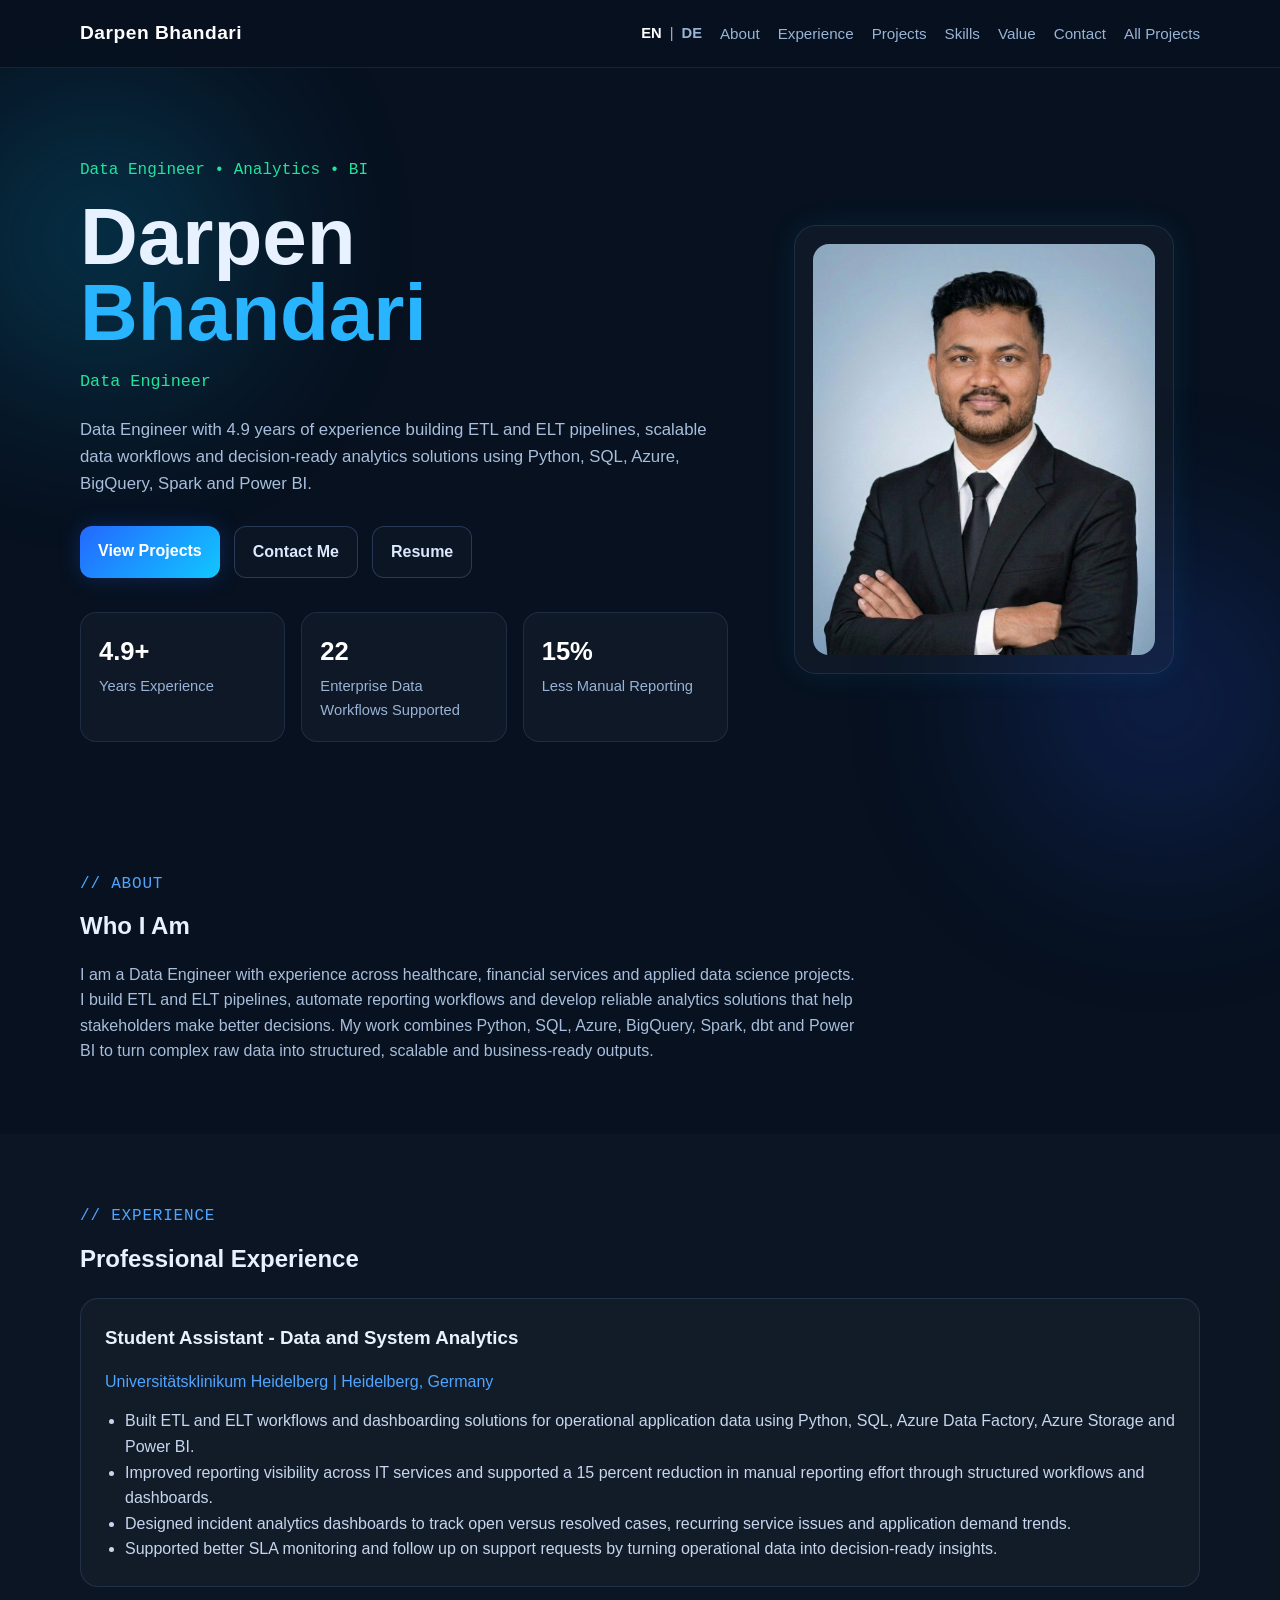
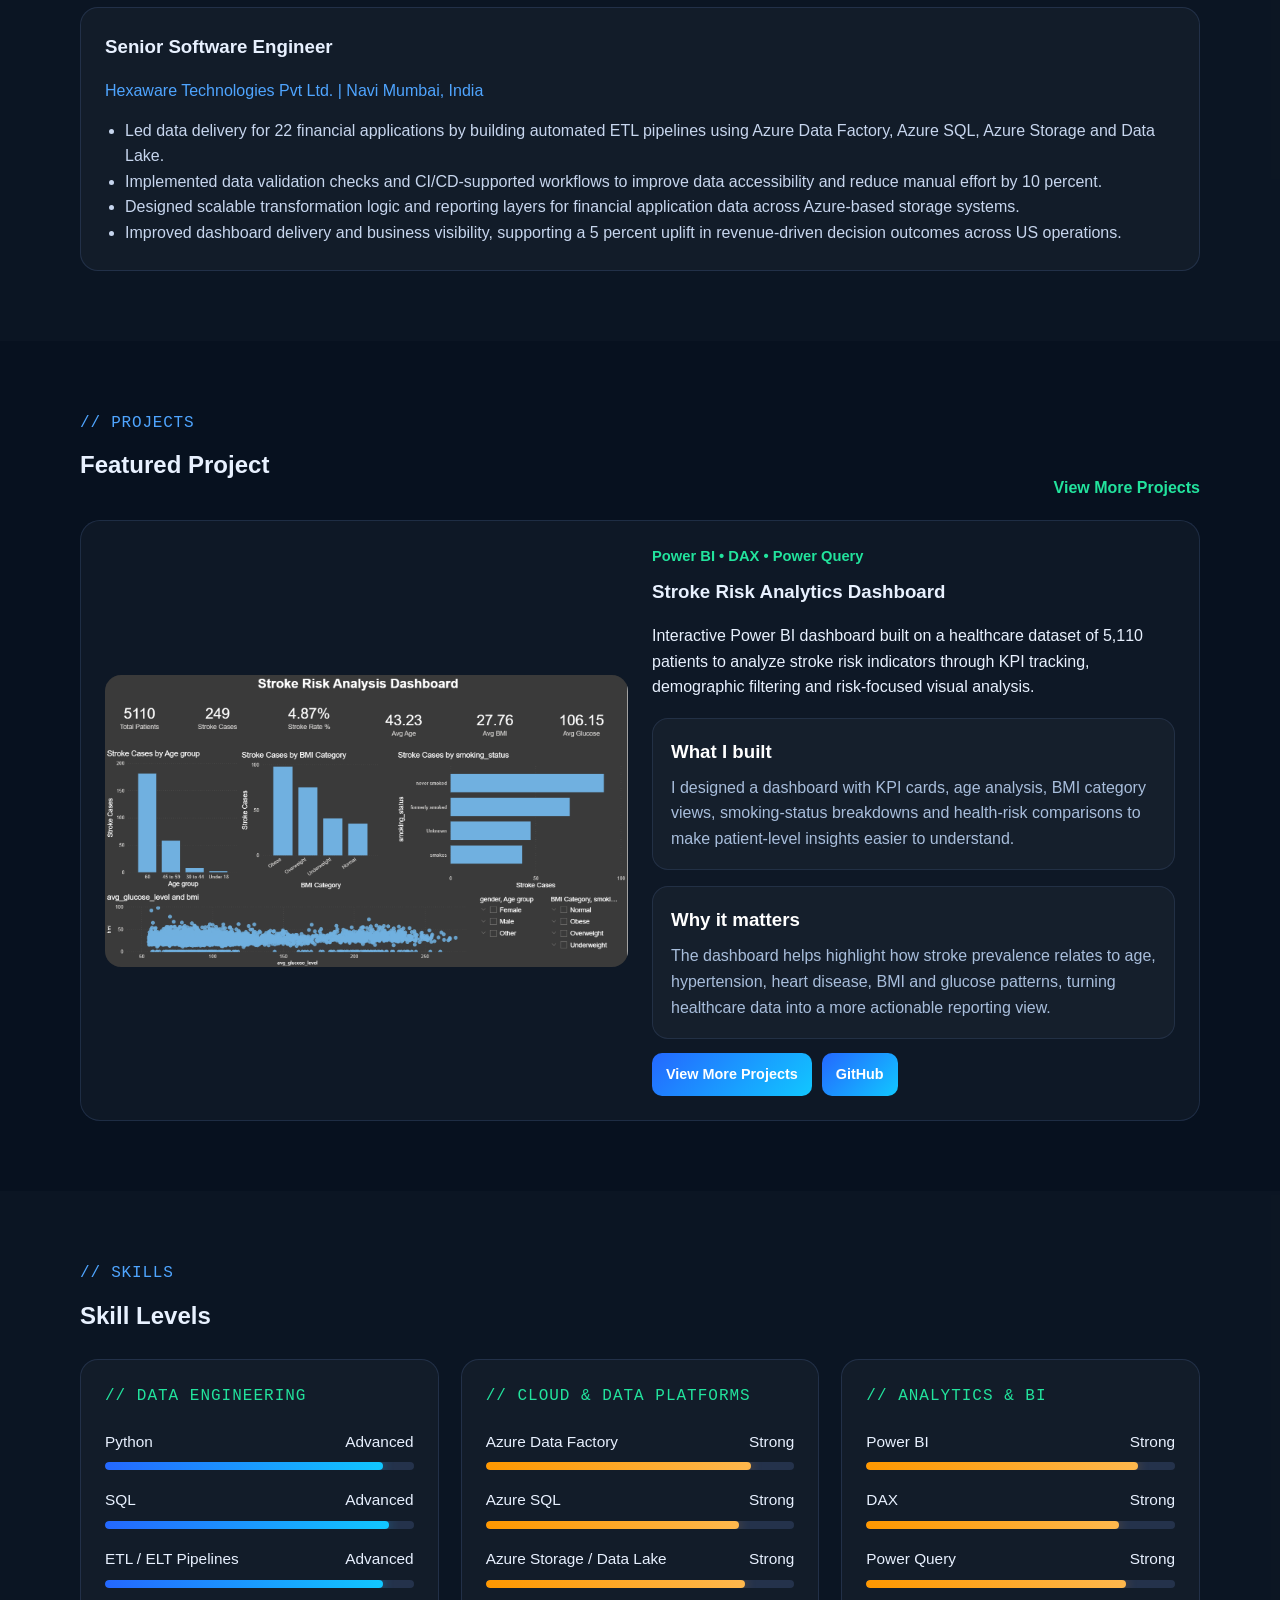
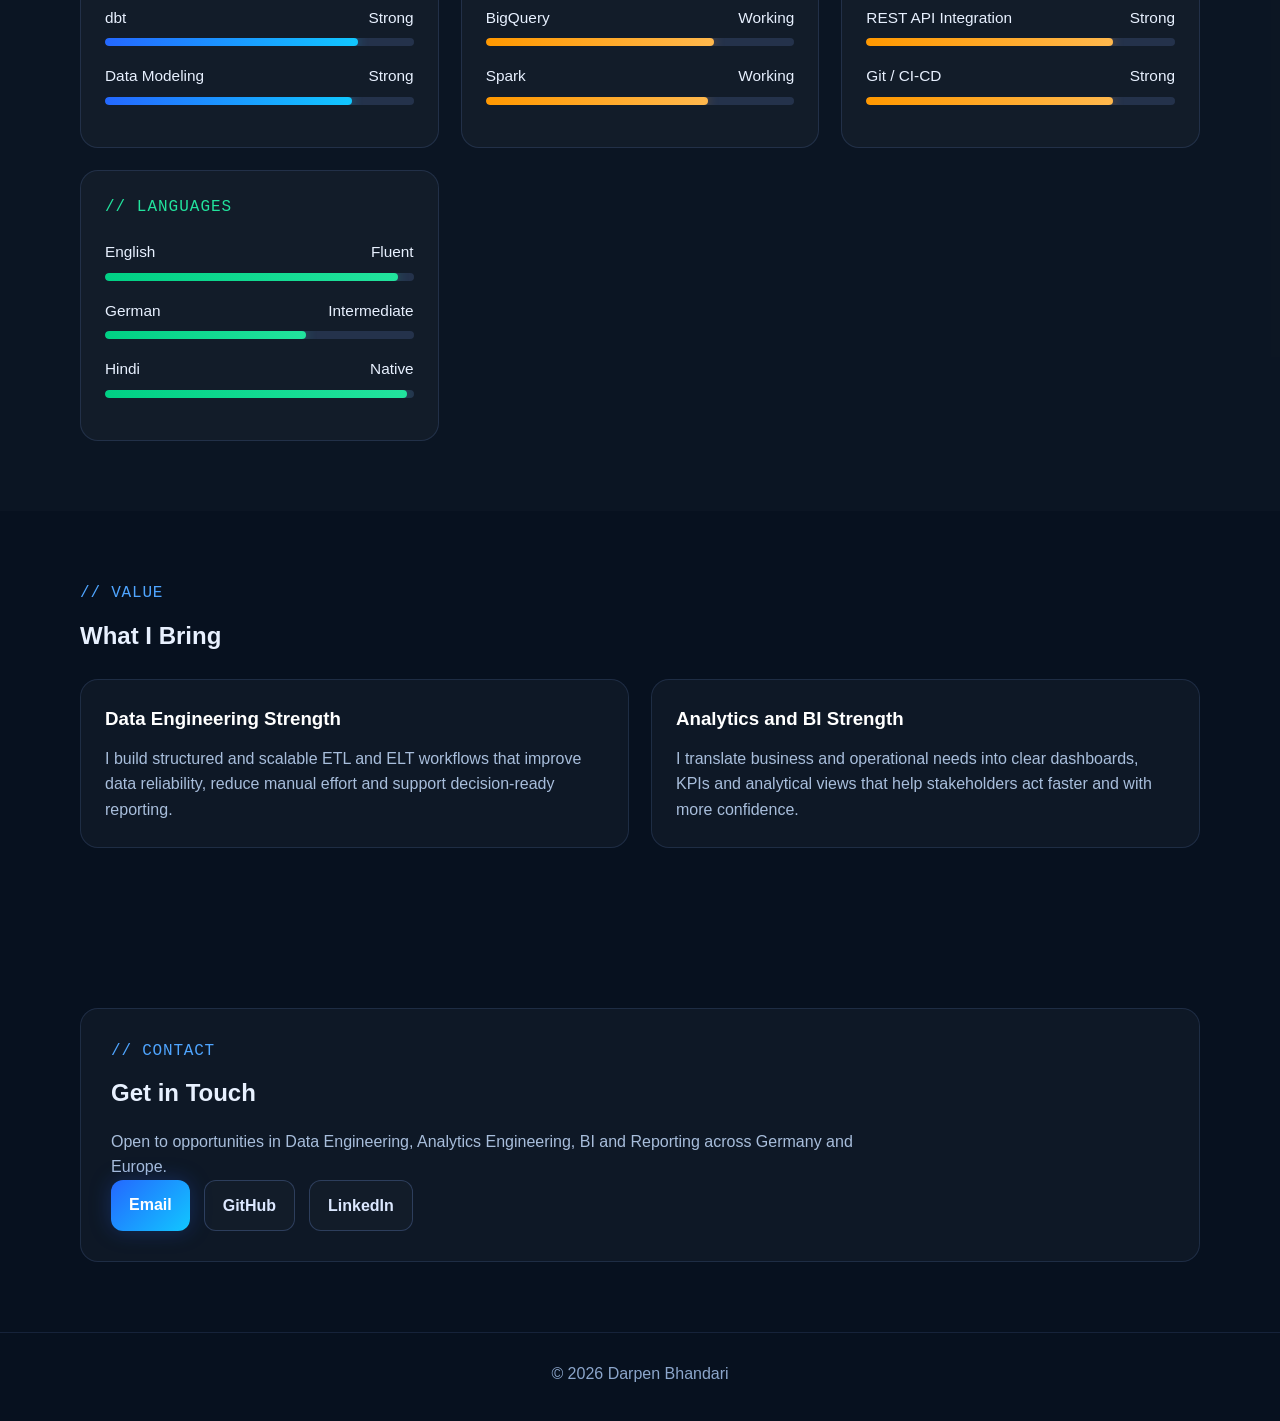
<file: index.html>
<!DOCTYPE html>
<html lang="en">
<head>
  <meta charset="UTF-8" />
  <meta name="viewport" content="width=device-width, initial-scale=1.0" />
  <title>Darpen Bhandari | Data Engineer Portfolio</title>
  <link rel="stylesheet" href="./assets/style.css" />
</head>
<body>
  <header class="navbar">
    <div class="container nav-wrap">
      <a href="index.html" class="logo">Darpen Bhandari</a>

      <nav class="nav-right">
        <div class="lang-toggle">
          <button id="lang-en" class="lang-btn active" type="button">EN</button>
          <span>|</span>
          <button id="lang-de" class="lang-btn" type="button">DE</button>
        </div>

        <ul class="nav-links">
          <li><a href="#about" data-i18n="nav_about">About</a></li>
          <li><a href="#experience" data-i18n="nav_experience">Experience</a></li>
          <li><a href="#projects" data-i18n="nav_projects">Projects</a></li>
          <li><a href="#skills" data-i18n="nav_skills">Skills</a></li>
          <li><a href="#strengths" data-i18n="nav_value">Value</a></li>
          <li><a href="#contact" data-i18n="nav_contact">Contact</a></li>
          <li><a href="projects.html" data-i18n="nav_all_projects">All Projects</a></li>
        </ul>
      </nav>
    </div>
  </header>

  <main>
    <section class="hero">
      <div class="container hero-grid">
        <div class="hero-text">
          <p class="terminal-line" data-i18n="hero_tagline">Data Engineer • Analytics • BI</p>

          <h1>Darpen<br><span>Bhandari</span></h1>

          <p class="role-line"><span id="typing-text"></span></p>

          <p class="hero-desc" data-i18n="hero_desc">
            Data Engineer with 4.9 years of experience building ETL and ELT pipelines, scalable data workflows and decision-ready analytics solutions using Python, SQL, Azure, BigQuery, Spark and Power BI.
          </p>

          <div class="hero-buttons">
            <a href="#projects" class="btn btn-primary" data-i18n="hero_btn_projects">View Projects</a>
            <a href="#contact" class="btn btn-secondary" data-i18n="hero_btn_contact">Contact Me</a>
            <a href="./assets/Darpen-CV.pdf" class="btn btn-secondary" target="_blank" data-i18n="hero_btn_resume">Resume</a>
          </div>

          <div class="stats">
            <div class="stat-card">
              <h3>4.9+</h3>
              <p data-i18n="stat_experience">Years Experience</p>
            </div>
            <div class="stat-card">
              <h3>22</h3>
              <p data-i18n="stat_apps">Enterprise Data Workflows Supported</p>
            </div>
            <div class="stat-card">
              <h3>15%</h3>
              <p data-i18n="stat_reporting">Less Manual Reporting</p>
            </div>
          </div>
        </div>

        <div class="hero-visual">
          <div class="profile-card">
            <img src="./assets/Darpen-Photo.jpeg" alt="Darpen Bhandari" class="profile-img" />
          </div>
        </div>
      </div>
    </section>

    <section id="about" class="section">
      <div class="container">
        <p class="section-tag">// ABOUT</p>
        <h2 data-i18n="about_title">Who I Am</h2>
        <p class="section-text" data-i18n="about_text">
          I am a Data Engineer with experience across healthcare, financial services and applied data science projects. I build ETL and ELT pipelines, automate reporting workflows and develop reliable analytics solutions that help stakeholders make better decisions. My work combines Python, SQL, Azure, BigQuery, Spark, dbt and Power BI to turn complex raw data into structured, scalable and business-ready outputs.
        </p>
      </div>
    </section>

    <section id="experience" class="section alt-bg">
      <div class="container">
        <p class="section-tag">// EXPERIENCE</p>
        <h2 data-i18n="experience_title">Professional Experience</h2>

        <div class="timeline-card">
          <h3>Student Assistant - Data and System Analytics</h3>
          <p class="subtext">Universitätsklinikum Heidelberg | Heidelberg, Germany</p>
          <ul>
            <li data-i18n="exp1_1">Built ETL and ELT workflows and dashboarding solutions for operational application data using Python, SQL, Azure Data Factory, Azure Storage and Power BI.</li>
            <li data-i18n="exp1_2">Improved reporting visibility across IT services and supported a 15 percent reduction in manual reporting effort through structured workflows and dashboards.</li>
            <li data-i18n="exp1_3">Designed incident analytics dashboards to track open versus resolved cases, recurring service issues and application demand trends.</li>
            <li data-i18n="exp1_4">Supported better SLA monitoring and follow up on support requests by turning operational data into decision-ready insights.</li>
          </ul>
        </div>

        <div class="timeline-card">
          <h3>Senior Software Engineer</h3>
          <p class="subtext">Hexaware Technologies Pvt Ltd. | Navi Mumbai, India</p>
          <ul>
            <li data-i18n="exp2_1">Led data delivery for 22 financial applications by building automated ETL pipelines using Azure Data Factory, Azure SQL, Azure Storage and Data Lake.</li>
            <li data-i18n="exp2_2">Implemented data validation checks and CI/CD-supported workflows to improve data accessibility and reduce manual effort by 10 percent.</li>
            <li data-i18n="exp2_3">Designed scalable transformation logic and reporting layers for financial application data across Azure-based storage systems.</li>
            <li data-i18n="exp2_4">Improved dashboard delivery and business visibility, supporting a 5 percent uplift in revenue-driven decision outcomes across US operations.</li>
          </ul>
        </div>
      </div>
    </section>

    <section id="projects" class="section">
      <div class="container">
        <div class="section-head">
          <div>
            <p class="section-tag">// PROJECTS</p>
            <h2 data-i18n="featured_title">Featured Project</h2>
          </div>
          <a href="projects.html" class="text-link" data-i18n="view_more_projects">View More Projects</a>
        </div>

        <div class="featured-project-card">
          <div class="featured-project-image">
            <img src="./assets/Main-Dashboard.png" alt="Stroke Risk Analytics Dashboard" class="featured-img" />
          </div>

          <div class="featured-project-content">
            <p class="project-label">Power BI • DAX • Power Query</p>
            <h3 data-i18n="stroke_title">Stroke Risk Analytics Dashboard</h3>

            <p data-i18n="stroke_featured_desc">
              Interactive Power BI dashboard built on a healthcare dataset of 5,110 patients to analyze stroke risk indicators through KPI tracking, demographic filtering and risk-focused visual analysis.
            </p>

            <div class="project-detail-list">
              <div class="project-detail-card">
                <h3 data-i18n="what_built_title">What I built</h3>
                <p data-i18n="stroke_built">
                  I designed a dashboard with KPI cards, age analysis, BMI category views, smoking-status breakdowns and health-risk comparisons to make patient-level insights easier to understand.
                </p>
              </div>

              <div class="project-detail-card">
                <h3 data-i18n="why_matters_title">Why it matters</h3>
                <p data-i18n="stroke_impact">
                  The dashboard helps highlight how stroke prevalence relates to age, hypertension, heart disease, BMI and glucose patterns, turning healthcare data into a more actionable reporting view.
                </p>
              </div>
            </div>

            <div class="project-actions">
              <a href="projects.html" class="project-btn" data-i18n="view_more_projects">View More Projects</a>
              <a href="https://github.com/Darpen24/Stroke-Risk" target="_blank" class="project-btn">GitHub</a>
            </div>
          </div>
        </div>
      </div>
    </section>

    <section id="skills" class="section alt-bg">
      <div class="container">
        <p class="section-tag">// SKILLS</p>
        <h2 data-i18n="skills_title">Skill Levels</h2>

        <div class="skill-level-grid">
          <div class="skill-level-card">
            <p class="skill-card-tag">// DATA ENGINEERING</p>

            <div class="skill-item">
              <div class="skill-head">
                <span>Python</span>
                <span data-i18n="level_advanced">Advanced</span>
              </div>
              <div class="skill-track"><div class="skill-fill" style="width: 90%"></div></div>
            </div>

            <div class="skill-item">
              <div class="skill-head">
                <span>SQL</span>
                <span data-i18n="level_advanced">Advanced</span>
              </div>
              <div class="skill-track"><div class="skill-fill" style="width: 92%"></div></div>
            </div>

            <div class="skill-item">
              <div class="skill-head">
                <span>ETL / ELT Pipelines</span>
                <span data-i18n="level_advanced">Advanced</span>
              </div>
              <div class="skill-track"><div class="skill-fill" style="width: 90%"></div></div>
            </div>

            <div class="skill-item">
              <div class="skill-head">
                <span>dbt</span>
                <span data-i18n="level_strong">Strong</span>
              </div>
              <div class="skill-track"><div class="skill-fill" style="width: 82%"></div></div>
            </div>

            <div class="skill-item">
              <div class="skill-head">
                <span>Data Modeling</span>
                <span data-i18n="level_strong">Strong</span>
              </div>
              <div class="skill-track"><div class="skill-fill" style="width: 80%"></div></div>
            </div>
          </div>

          <div class="skill-level-card">
            <p class="skill-card-tag">// CLOUD & DATA PLATFORMS</p>

            <div class="skill-item">
              <div class="skill-head">
                <span>Azure Data Factory</span>
                <span data-i18n="level_strong">Strong</span>
              </div>
              <div class="skill-track"><div class="skill-fill fill-orange" style="width: 86%"></div></div>
            </div>

            <div class="skill-item">
              <div class="skill-head">
                <span>Azure SQL</span>
                <span data-i18n="level_strong">Strong</span>
              </div>
              <div class="skill-track"><div class="skill-fill fill-orange" style="width: 82%"></div></div>
            </div>

            <div class="skill-item">
              <div class="skill-head">
                <span>Azure Storage / Data Lake</span>
                <span data-i18n="level_strong">Strong</span>
              </div>
              <div class="skill-track"><div class="skill-fill fill-orange" style="width: 84%"></div></div>
            </div>

            <div class="skill-item">
              <div class="skill-head">
                <span>BigQuery</span>
                <span data-i18n="level_working">Working</span>
              </div>
              <div class="skill-track"><div class="skill-fill fill-orange" style="width: 74%"></div></div>
            </div>

            <div class="skill-item">
              <div class="skill-head">
                <span>Spark</span>
                <span data-i18n="level_working">Working</span>
              </div>
              <div class="skill-track"><div class="skill-fill fill-orange" style="width: 72%"></div></div>
            </div>
          </div>

          <div class="skill-level-card">
            <p class="skill-card-tag">// ANALYTICS & BI</p>

            <div class="skill-item">
              <div class="skill-head">
                <span>Power BI</span>
                <span data-i18n="level_strong">Strong</span>
              </div>
              <div class="skill-track"><div class="skill-fill fill-orange" style="width: 88%"></div></div>
            </div>

            <div class="skill-item">
              <div class="skill-head">
                <span>DAX</span>
                <span data-i18n="level_strong">Strong</span>
              </div>
              <div class="skill-track"><div class="skill-fill fill-orange" style="width: 82%"></div></div>
            </div>

            <div class="skill-item">
              <div class="skill-head">
                <span>Power Query</span>
                <span data-i18n="level_strong">Strong</span>
              </div>
              <div class="skill-track"><div class="skill-fill fill-orange" style="width: 84%"></div></div>
            </div>

            <div class="skill-item">
              <div class="skill-head">
                <span>REST API Integration</span>
                <span data-i18n="level_strong">Strong</span>
              </div>
              <div class="skill-track"><div class="skill-fill fill-orange" style="width: 80%"></div></div>
            </div>

            <div class="skill-item">
              <div class="skill-head">
                <span>Git / CI-CD</span>
                <span data-i18n="level_strong">Strong</span>
              </div>
              <div class="skill-track"><div class="skill-fill fill-orange" style="width: 80%"></div></div>
            </div>
          </div>

          <div class="skill-level-card">
            <p class="skill-card-tag">// LANGUAGES</p>

            <div class="skill-item">
              <div class="skill-head">
                <span>English</span>
                <span data-i18n="level_fluent">Fluent</span>
              </div>
              <div class="skill-track"><div class="skill-fill fill-green" style="width: 95%"></div></div>
            </div>

            <div class="skill-item">
              <div class="skill-head">
                <span>German</span>
                <span data-i18n="level_intermediate">Intermediate</span>
              </div>
              <div class="skill-track"><div class="skill-fill fill-green" style="width: 65%"></div></div>
            </div>

            <div class="skill-item">
              <div class="skill-head">
                <span>Hindi</span>
                <span data-i18n="level_native">Native</span>
              </div>
              <div class="skill-track"><div class="skill-fill fill-green" style="width: 98%"></div></div>
            </div>
          </div>
        </div>
      </div>
    </section>

    <section id="strengths" class="section">
      <div class="container">
        <p class="section-tag">// VALUE</p>
        <h2 data-i18n="value_title">What I Bring</h2>

        <div class="strength-grid">
          <div class="strength-card">
            <h3 data-i18n="strength1_title">Data Engineering Strength</h3>
            <p data-i18n="strength1_text">
              I build structured and scalable ETL and ELT workflows that improve data reliability, reduce manual effort and support decision-ready reporting.
            </p>
          </div>

          <div class="strength-card">
            <h3 data-i18n="strength2_title">Analytics and BI Strength</h3>
            <p data-i18n="strength2_text">
              I translate business and operational needs into clear dashboards, KPIs and analytical views that help stakeholders act faster and with more confidence.
            </p>
          </div>
        </div>
      </div>
    </section>

    <section id="contact" class="section">
      <div class="container contact-box">
        <p class="section-tag">// CONTACT</p>
        <h2 data-i18n="contact_title">Get in Touch</h2>
        <p class="section-text" data-i18n="contact_text">
          Open to opportunities in Data Engineering, Analytics Engineering, BI and Reporting across Germany and Europe.
        </p>
        <div class="contact-links">
          <a href="mailto:darpen.bhandari@gmail.com" class="btn btn-primary">Email</a>
          <a href="https://github.com/Darpen24" target="_blank" class="btn btn-secondary">GitHub</a>
          <a href="https://www.linkedin.com/in/darpen-bhandari/" target="_blank" class="btn btn-secondary">LinkedIn</a>
        </div>
      </div>
    </section>
  </main>

  <footer class="footer">
    <div class="container">
      <p>© 2026 Darpen Bhandari</p>
    </div>
  </footer>

  <script src="./assets/main.js"></script>
</body>
</html>
</file>
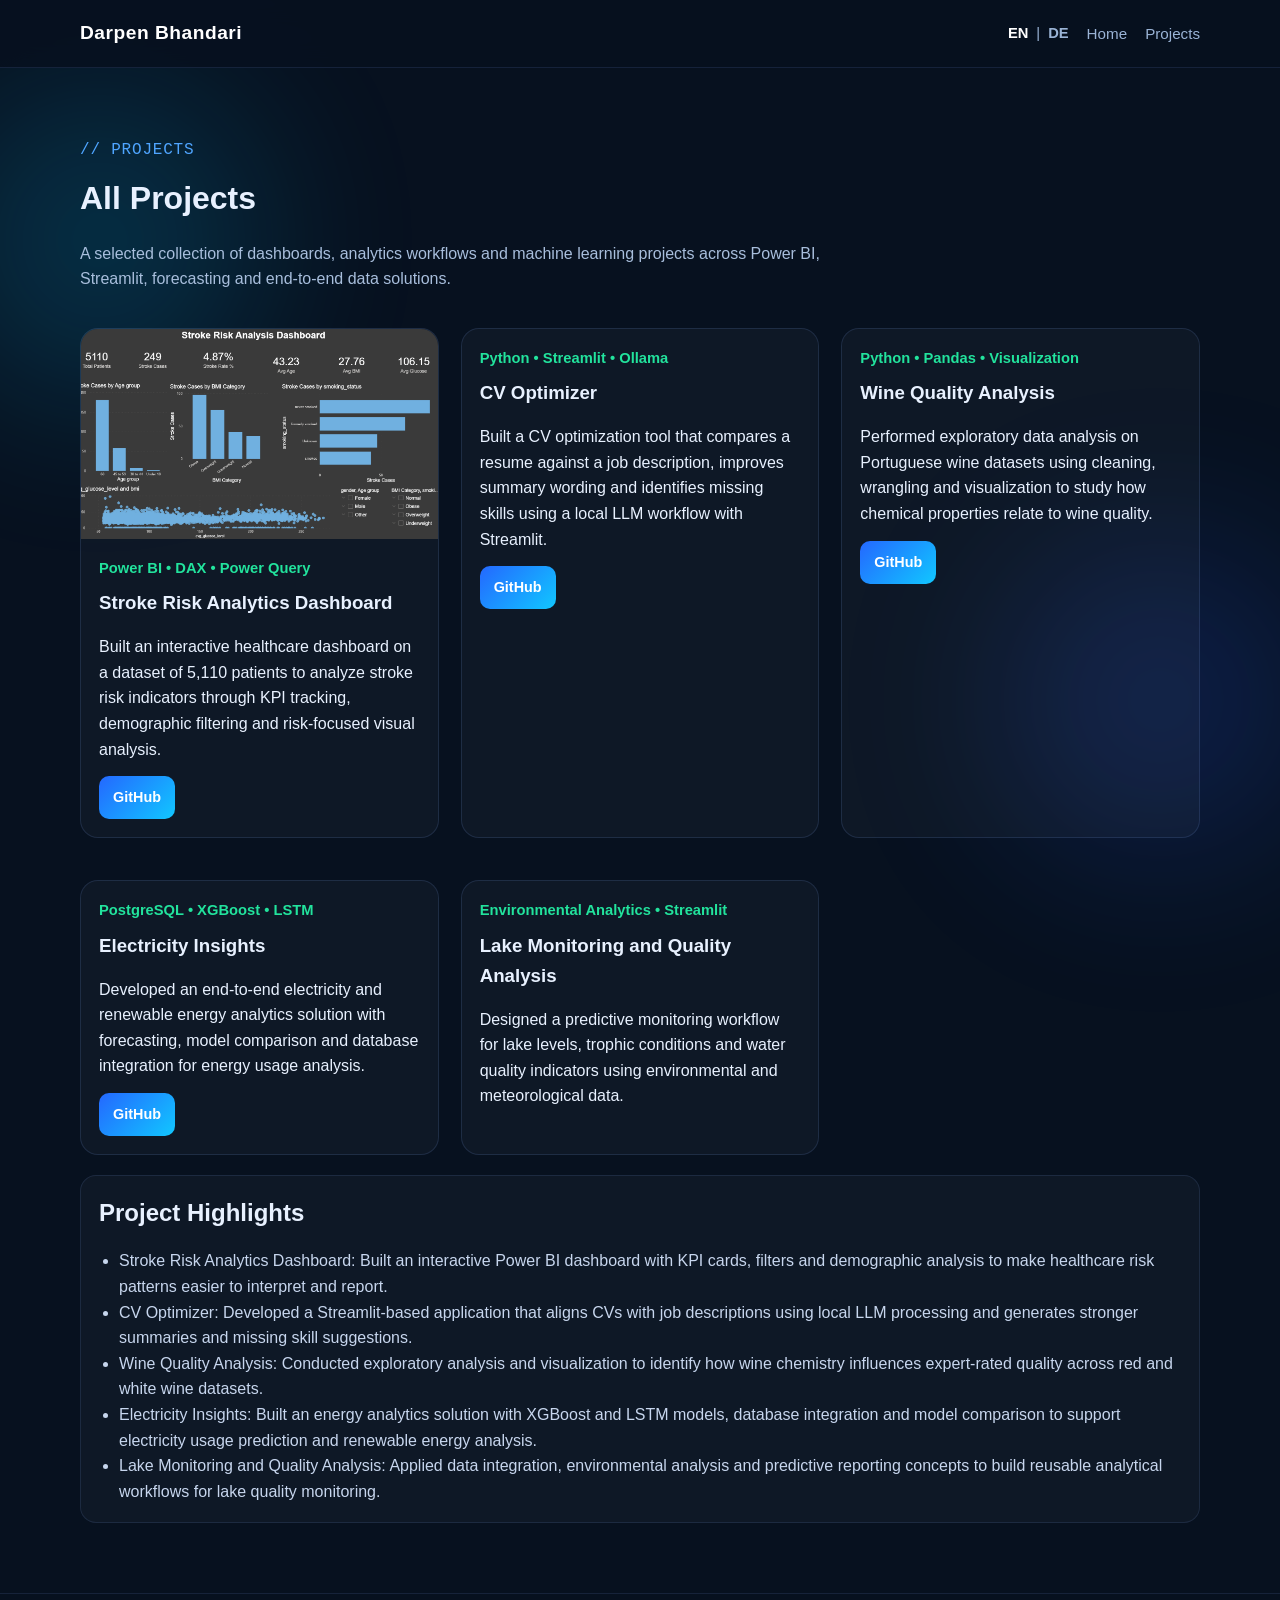
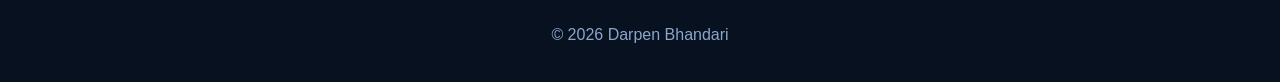
<file: projects.html>
<!DOCTYPE html>
<html lang="en">
<head>
  <meta charset="UTF-8" />
  <meta name="viewport" content="width=device-width, initial-scale=1.0" />
  <title>Projects | Darpen Bhandari</title>
  <link rel="stylesheet" href="./assets/style.css" />
</head>
<body>
  <header class="navbar">
    <div class="container nav-wrap">
      <a href="index.html" class="logo">Darpen Bhandari</a>

      <nav class="nav-right">
        <div class="lang-toggle">
          <button id="lang-en" class="lang-btn active" type="button">EN</button>
          <span>|</span>
          <button id="lang-de" class="lang-btn" type="button">DE</button>
        </div>

        <ul class="nav-links">
          <li><a href="index.html" data-i18n="nav_home">Home</a></li>
          <li><a href="projects.html" data-i18n="nav_projects">Projects</a></li>
        </ul>
      </nav>
    </div>
  </header>

  <main class="section">
    <div class="container">
      <p class="section-tag">// PROJECTS</p>
      <h1 data-i18n="projects_title">All Projects</h1>
      <p class="section-text" data-i18n="projects_intro">
        A selected collection of dashboards, analytics workflows and machine learning projects across Power BI, Streamlit, forecasting and end-to-end data solutions.
      </p>

      <div class="project-grid project-grid-simple">
        <article class="project-card">
          <img src="./assets/Main-Dashboard.png" alt="Stroke Risk Analytics Dashboard" class="project-img" />
          <div class="project-content">
            <p class="project-label">Power BI • DAX • Power Query</p>
            <h3 data-i18n="stroke_title">Stroke Risk Analytics Dashboard</h3>
            <p data-i18n="stroke_desc">
              Built an interactive healthcare dashboard on a dataset of 5,110 patients to analyze stroke risk indicators through KPI tracking, demographic filtering and risk-focused visual analysis.
            </p>
            <div class="project-actions">
              <a href="https://github.com/Darpen24/Stroke-Risk" target="_blank" class="project-btn">GitHub</a>
            </div>
          </div>
        </article>

        <article class="project-card">
          <div class="project-content">
            <p class="project-label">Python • Streamlit • Ollama</p>
            <h3 data-i18n="cv_title">CV Optimizer</h3>
            <p data-i18n="cv_desc">
              Built a CV optimization tool that compares a resume against a job description, improves summary wording and identifies missing skills using a local LLM workflow with Streamlit.
            </p>
            <div class="project-actions">
              <a href="https://github.com/Darpen24/CV-Optimizer" target="_blank" class="project-btn">GitHub</a>
            </div>
          </div>
        </article>

        <article class="project-card">
          <div class="project-content">
            <p class="project-label">Python • Pandas • Visualization</p>
            <h3 data-i18n="wine_title">Wine Quality Analysis</h3>
            <p data-i18n="wine_desc">
              Performed exploratory data analysis on Portuguese wine datasets using cleaning, wrangling and visualization to study how chemical properties relate to wine quality.
            </p>
            <div class="project-actions">
              <a href="https://github.com/Darpen24/Wine_Quality_Analysis" target="_blank" class="project-btn">GitHub</a>
            </div>
          </div>
        </article>

        <article class="project-card">
          <div class="project-content">
            <p class="project-label">PostgreSQL • XGBoost • LSTM</p>
            <h3 data-i18n="electricity_title">Electricity Insights</h3>
            <p data-i18n="electricity_desc">
              Developed an end-to-end electricity and renewable energy analytics solution with forecasting, model comparison and database integration for energy usage analysis.
            </p>
            <div class="project-actions">
              <a href="https://github.com/Darpen24/Electricity_insights" target="_blank" class="project-btn">GitHub</a>
            </div>
          </div>
        </article>

        <article class="project-card">
          <div class="project-content">
            <p class="project-label">Environmental Analytics • Streamlit</p>
            <h3 data-i18n="lake_title">Lake Monitoring and Quality Analysis</h3>
            <p data-i18n="lake_desc">
              Designed a predictive monitoring workflow for lake levels, trophic conditions and water quality indicators using environmental and meteorological data.
            </p>
          </div>
        </article>
      </div>

      <div class="timeline-card project-detail-card">
        <h2 data-i18n="highlights_title">Project Highlights</h2>
        <ul>
          <li data-i18n="highlight_1">
            Stroke Risk Analytics Dashboard: Built an interactive Power BI dashboard with KPI cards, filters and demographic analysis to make healthcare risk patterns easier to interpret and report.
          </li>
          <li data-i18n="highlight_2">
            CV Optimizer: Developed a Streamlit-based application that aligns CVs with job descriptions using local LLM processing and generates stronger summaries and missing skill suggestions.
          </li>
          <li data-i18n="highlight_3">
            Wine Quality Analysis: Conducted exploratory analysis and visualization to identify how wine chemistry influences expert-rated quality across red and white wine datasets.
          </li>
          <li data-i18n="highlight_4">
            Electricity Insights: Built an energy analytics solution with XGBoost and LSTM models, database integration and model comparison to support electricity usage prediction and renewable energy analysis.
          </li>
          <li data-i18n="highlight_5">
            Lake Monitoring and Quality Analysis: Applied data integration, environmental analysis and predictive reporting concepts to build reusable analytical workflows for lake quality monitoring.
          </li>
        </ul>
      </div>
    </div>
  </main>

  <footer class="footer">
    <div class="container">
      <p>© 2026 Darpen Bhandari</p>
    </div>
  </footer>

  <script src="./assets/main.js"></script>
</body>
</html>
</file>
<file: assets/style.css>
* {
  margin: 0;
  padding: 0;
  box-sizing: border-box;
}

html {
  scroll-behavior: smooth;
}

body {
  font-family: Arial, sans-serif;
  background: #07111f;
  color: #e8f1ff;
  line-height: 1.6;
  overflow-x: hidden;
}

body::before,
body::after {
  content: "";
  position: fixed;
  width: 320px;
  height: 320px;
  border-radius: 50%;
  filter: blur(90px);
  z-index: -1;
  opacity: 0.18;
}

body::before {
  background: #00c2ff;
  top: 80px;
  left: -60px;
}

body::after {
  background: #2a5fff;
  bottom: 40px;
  right: -40px;
}

img {
  max-width: 100%;
  display: block;
}

a {
  text-decoration: none;
  color: inherit;
}

.container {
  width: min(1120px, 92%);
  margin: 0 auto;
}

.navbar {
  position: sticky;
  top: 0;
  z-index: 1000;
  background: rgba(7, 17, 31, 0.88);
  backdrop-filter: blur(12px);
  border-bottom: 1px solid rgba(130, 170, 255, 0.12);
}

.nav-wrap {
  display: flex;
  justify-content: space-between;
  align-items: center;
  padding: 18px 0;
  gap: 18px;
}

.nav-right {
  display: flex;
  align-items: center;
  gap: 18px;
  flex-wrap: wrap;
}

.lang-toggle {
  display: flex;
  align-items: center;
  gap: 8px;
  color: #9ab4d6;
  font-size: 0.92rem;
}

.lang-btn {
  background: transparent;
  border: none;
  color: #9ab4d6;
  font-weight: 700;
  cursor: pointer;
  font-size: 0.92rem;
}

.lang-btn.active {
  color: #ffffff;
}

.lang-btn:hover {
  color: #22e39d;
}

.logo {
  font-size: 1.2rem;
  font-weight: 700;
  color: #ffffff;
  letter-spacing: 0.5px;
}

.nav-links {
  list-style: none;
  display: flex;
  gap: 18px;
  flex-wrap: wrap;
}

.nav-links a {
  color: #9ab4d6;
  font-size: 0.95rem;
}

.nav-links a:hover {
  color: #ffffff;
}

.hero {
  padding: 90px 0 60px;
}

.hero-grid {
  display: grid;
  grid-template-columns: 1.2fr 0.8fr;
  gap: 40px;
  align-items: center;
}

.terminal-line {
  color: #22e39d;
  font-family: "Courier New", monospace;
  margin-bottom: 16px;
  font-size: 1rem;
}

.hero-text h1 {
  font-size: clamp(2.8rem, 8vw, 5rem);
  line-height: 0.95;
  margin-bottom: 18px;
  font-weight: 800;
}

.hero-text h1 span {
  color: #29b4ff;
}

.role-line {
  color: #f0c16d;
  font-family: "Courier New", monospace;
  font-size: 1.05rem;
  margin-bottom: 20px;
  min-height: 28px;
}

#typing-text {
  color: #22e39d;
}

.hero-desc {
  color: #a8bedc;
  max-width: 640px;
  margin-bottom: 28px;
  font-size: 1.05rem;
}

.hero-buttons,
.contact-links {
  display: flex;
  gap: 14px;
  flex-wrap: wrap;
}

.btn {
  padding: 12px 18px;
  border-radius: 12px;
  font-weight: 700;
  transition: transform 0.2s ease, box-shadow 0.2s ease, background 0.2s ease;
}

.btn:hover {
  transform: translateY(-2px);
}

.btn-primary {
  background: linear-gradient(135deg, #2468ff, #11c7ff);
  color: white;
  box-shadow: 0 0 22px rgba(36, 104, 255, 0.25);
}

.btn-secondary {
  border: 1px solid rgba(130, 170, 255, 0.24);
  color: #dce8ff;
  background: rgba(255, 255, 255, 0.02);
}

.stats {
  display: grid;
  grid-template-columns: repeat(3, 1fr);
  gap: 16px;
  margin-top: 34px;
}

.stat-card {
  background: rgba(255, 255, 255, 0.03);
  border: 1px solid rgba(130, 170, 255, 0.14);
  border-radius: 16px;
  padding: 18px;
}

.stat-card h3 {
  font-size: 1.6rem;
  color: #ffffff;
  margin-bottom: 4px;
}

.stat-card p {
  color: #99b3d6;
  font-size: 0.92rem;
}

.hero-visual {
  display: flex;
  justify-content: center;
}

.profile-card {
  width: 100%;
  max-width: 380px;
  background: rgba(255, 255, 255, 0.03);
  border: 1px solid rgba(130, 170, 255, 0.14);
  border-radius: 22px;
  padding: 18px;
  box-shadow: 0 0 30px rgba(17, 199, 255, 0.09);
}

.profile-img {
  width: 100%;
  border-radius: 16px;
  object-fit: cover;
}

.section {
  padding: 70px 0;
}

.alt-bg {
  background: rgba(255, 255, 255, 0.02);
}

.section-tag {
  color: #4fa5ff;
  font-family: "Courier New", monospace;
  margin-bottom: 10px;
  letter-spacing: 0.8px;
}

h1,
h2,
h3 {
  margin-bottom: 16px;
}

.section-text {
  color: #a8bedc;
  max-width: 780px;
}

.timeline-card,
.project-card,
.contact-box {
  background: rgba(255, 255, 255, 0.03);
  border: 1px solid rgba(130, 170, 255, 0.14);
  border-radius: 18px;
  padding: 24px;
  margin-top: 20px;
}

.timeline-card ul,
.project-detail-card ul {
  margin-top: 14px;
  padding-left: 20px;
  color: #c7d6ee;
}

.subtext {
  color: #4fa5ff;
  margin-top: 6px;
}

.section-head {
  display: flex;
  justify-content: space-between;
  align-items: end;
  gap: 16px;
  margin-bottom: 20px;
}

.text-link {
  color: #22e39d;
  font-weight: 700;
}

.project-grid {
  display: grid;
  grid-template-columns: repeat(3, 1fr);
  gap: 22px;
}

.project-grid-simple {
  margin-top: 16px;
}

.project-card {
  padding: 0;
  overflow: hidden;
  transition: transform 0.25s ease, box-shadow 0.25s ease;
}

.project-card:hover {
  transform: translateY(-6px);
  box-shadow: 0 0 24px rgba(41, 180, 255, 0.12);
}

.project-img,
.project-placeholder {
  width: 100%;
  height: 210px;
}

.project-img {
  object-fit: cover;
}

.project-placeholder {
  display: grid;
  place-items: center;
  background: linear-gradient(135deg, rgba(36, 104, 255, 0.18), rgba(17, 199, 255, 0.08));
  color: #9fc8ff;
  font-weight: 700;
  text-align: center;
  padding: 20px;
}

.project-content {
  padding: 18px;
}

.project-label {
  color: #22e39d;
  font-size: 0.92rem;
  font-weight: 700;
  margin-bottom: 8px;
}

.project-actions {
  display: flex;
  gap: 10px;
  margin-top: 14px;
  flex-wrap: wrap;
}

.project-btn {
  display: inline-block;
  padding: 10px 14px;
  border-radius: 10px;
  background: linear-gradient(135deg, #2468ff, #11c7ff);
  color: #fff;
  font-weight: 700;
  font-size: 0.9rem;
}

.featured-project-card {
  display: grid;
  grid-template-columns: 1fr 1fr;
  gap: 24px;
  background: rgba(255, 255, 255, 0.03);
  border: 1px solid rgba(130, 170, 255, 0.14);
  border-radius: 20px;
  padding: 24px;
  margin-top: 16px;
}

.featured-project-image {
  width: 100%;
  display: flex;
  align-items: center;
  justify-content: center;
}

.featured-img {
  width: 100%;
  height: auto;
  max-height: 520px;
  object-fit: contain;
  border-radius: 16px;
  background: rgba(255, 255, 255, 0.02);
}

.featured-project-content {
  display: flex;
  flex-direction: column;
  justify-content: center;
}

.project-detail-list {
  display: grid;
  gap: 16px;
  margin-top: 18px;
}

.project-detail-card {
  background: rgba(255, 255, 255, 0.03);
  border: 1px solid rgba(130, 170, 255, 0.12);
  border-radius: 16px;
  padding: 18px;
}

.project-detail-card h3 {
  margin-bottom: 8px;
  color: #ffffff;
}

.project-detail-card p {
  color: #a8bedc;
}

.contact-box {
  padding: 30px;
}

.skill-level-grid {
  display: grid;
  grid-template-columns: repeat(3, 1fr);
  gap: 22px;
  margin-top: 24px;
}

.skill-level-card {
  background: rgba(255, 255, 255, 0.03);
  border: 1px solid rgba(130, 170, 255, 0.14);
  border-radius: 18px;
  padding: 24px;
}

.skill-card-tag {
  color: #22e39d;
  font-family: "Courier New", monospace;
  margin-bottom: 20px;
  letter-spacing: 1px;
}

.skill-item {
  margin-bottom: 18px;
}

.skill-head {
  display: flex;
  justify-content: space-between;
  gap: 12px;
  margin-bottom: 8px;
  font-size: 0.96rem;
  color: #e8f1ff;
}

.skill-track {
  width: 100%;
  height: 8px;
  border-radius: 999px;
  background: rgba(130, 170, 255, 0.16);
  overflow: hidden;
}

.skill-fill {
  height: 100%;
  border-radius: 999px;
  background: linear-gradient(90deg, #2468ff, #11c7ff);
  box-shadow: 0 0 12px rgba(17, 199, 255, 0.4);
}

.fill-orange {
  background: linear-gradient(90deg, #ff9800, #ffb84d);
  box-shadow: 0 0 12px rgba(255, 152, 0, 0.35);
}

.fill-green {
  background: linear-gradient(90deg, #00d084, #22e39d);
  box-shadow: 0 0 12px rgba(34, 227, 157, 0.35);
}

.strength-grid {
  display: grid;
  grid-template-columns: repeat(2, 1fr);
  gap: 22px;
  margin-top: 24px;
}

.strength-card {
  background: rgba(255, 255, 255, 0.03);
  border: 1px solid rgba(130, 170, 255, 0.14);
  border-radius: 18px;
  padding: 24px;
  transition: transform 0.25s ease, box-shadow 0.25s ease;
}

.strength-card:hover {
  transform: translateY(-5px);
  box-shadow: 0 0 20px rgba(41, 180, 255, 0.12);
}

.strength-card h3 {
  margin-bottom: 12px;
  color: #ffffff;
}

.strength-card p {
  color: #a8bedc;
}

.footer {
  padding: 28px 0 34px;
  text-align: center;
  color: #8ca6cb;
  border-top: 1px solid rgba(130, 170, 255, 0.12);
}

@media (max-width: 950px) {
  .hero-grid,
  .project-grid,
  .stats,
  .skill-level-grid,
  .strength-grid,
  .featured-project-card {
    grid-template-columns: 1fr;
  }

  .nav-wrap {
    flex-direction: column;
    align-items: flex-start;
  }

  .nav-right {
    width: 100%;
    flex-direction: column;
    align-items: flex-start;
  }

  .section-head {
    flex-direction: column;
    align-items: flex-start;
  }
}
</file>
